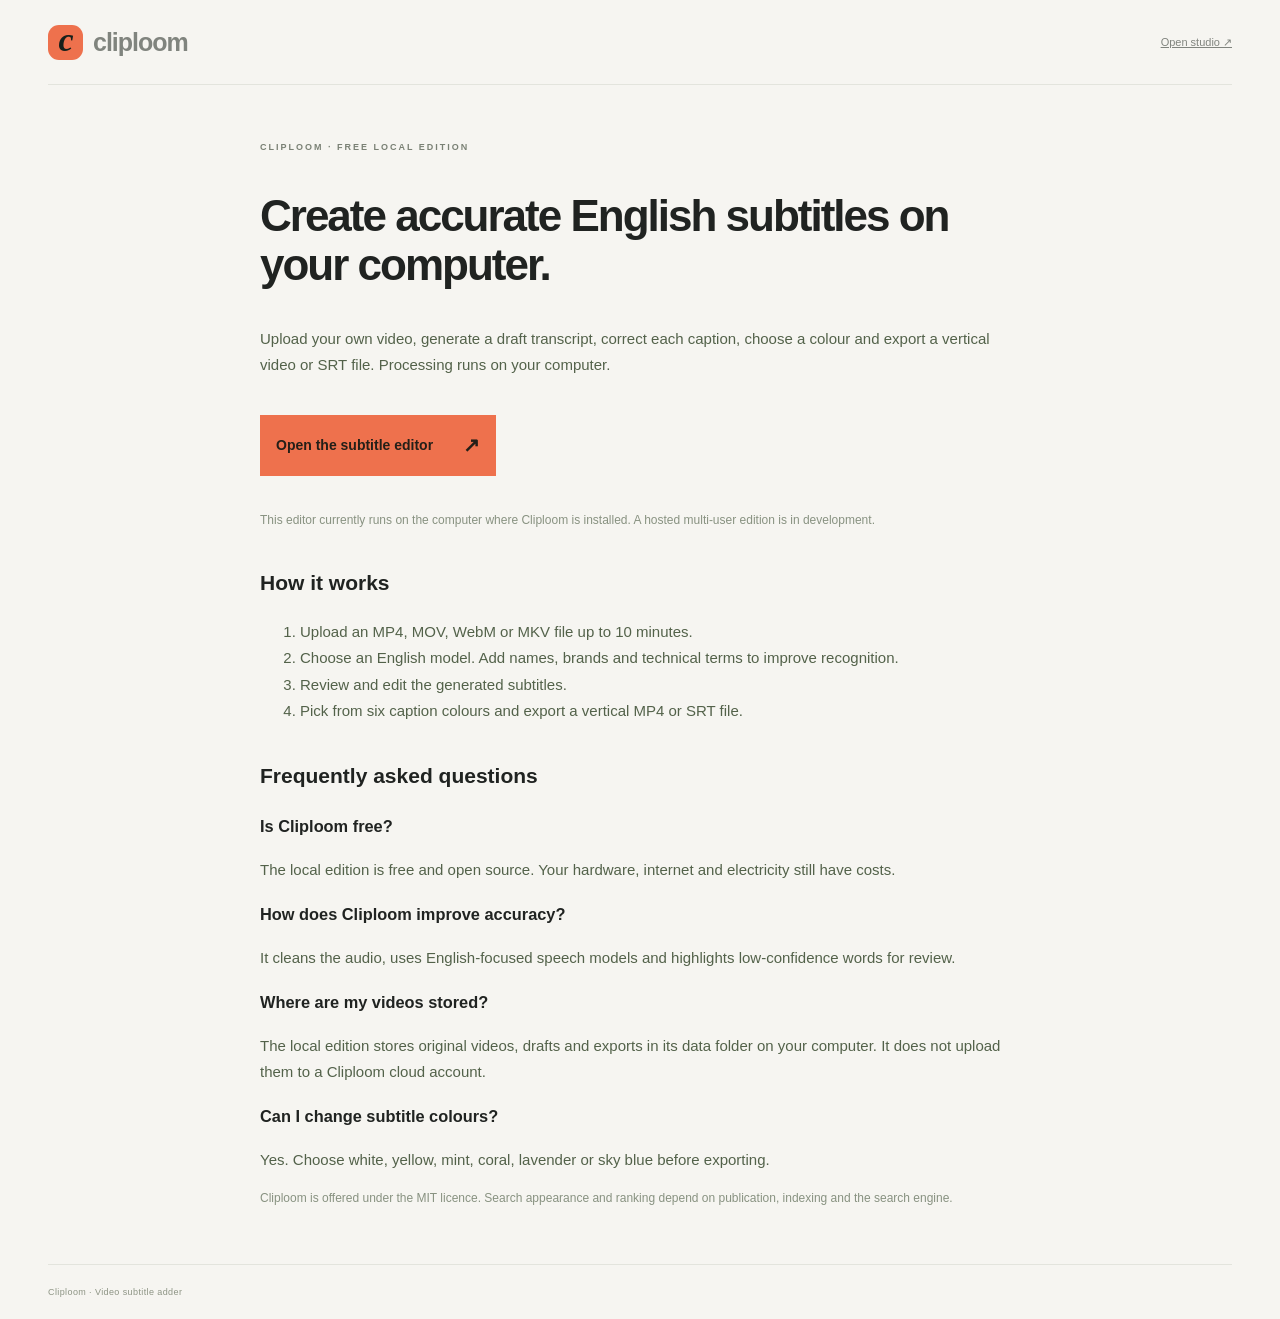
<file: static/subtitle-adder.html>
<!doctype html>
<html lang="en">
<head>
<meta charset="utf-8">
<meta name="viewport" content="width=device-width,initial-scale=1">
<title>Free English Video Subtitle Editor | Cliploom</title>
<meta name="description" content="Generate and edit English subtitles locally. Cliploom highlights uncertain words and exports vertical MP4 clips or downloadable SRT captions.">
<meta name="robots" content="index,follow">
<link rel="icon" href="/static/icon.svg">
<link rel="stylesheet" href="/static/style.css">
<style>article{max-width:760px;margin:55px auto;line-height:1.75}article h1{font-size:44px;line-height:1.1;letter-spacing:-2px}article h2{margin-top:34px}article p,article li{font-size:15px;color:#53624a}article .primary{display:inline-flex;text-decoration:none;gap:30px;margin:22px 0}article .note{font-size:12px;color:#889281}</style>
</head>
<body>
<main style="margin-left:0">
<header>
<a class="brand" href="/">
<span class="brand-icon">c</span>cliploom</a>
<a href="/">Open studio ↗</a>
</header>
<article>
<div class="eyebrow">CLIPLOOM · FREE LOCAL EDITION</div>
<h1>Create accurate English subtitles on your computer.</h1>
<p>Upload your own video, generate a draft transcript, correct each caption, choose a colour and export a vertical video or SRT file. Processing runs on your computer.</p>
<a class="primary" href="/">Open the subtitle editor <span>↗</span>
</a>
<p class="note">This editor currently runs on the computer where Cliploom is installed. A hosted multi-user edition is in development.</p>
<h2>How it works</h2>
<ol>
<li>Upload an MP4, MOV, WebM or MKV file up to 10 minutes.</li>
<li>Choose an English model. Add names, brands and technical terms to improve recognition.</li>
<li>Review and edit the generated subtitles.</li>
<li>Pick from six caption colours and export a vertical MP4 or SRT file.</li>
</ol>
<h2>Frequently asked questions</h2>
<h3>Is Cliploom free?</h3>
<p>The local edition is free and open source. Your hardware, internet and electricity still have costs.</p>
<h3>How does Cliploom improve accuracy?</h3>
<p>It cleans the audio, uses English-focused speech models and highlights low-confidence words for review.</p>
<h3>Where are my videos stored?</h3>
<p>The local edition stores original videos, drafts and exports in its data folder on your computer. It does not upload them to a Cliploom cloud account.</p>
<h3>Can I change subtitle colours?</h3>
<p>Yes. Choose white, yellow, mint, coral, lavender or sky blue before exporting.</p>
<p class="note">Cliploom is offered under the MIT licence. Search appearance and ranking depend on publication, indexing and the search engine.</p>
</article>
<footer>Cliploom · Video subtitle adder</footer>
</main>
</body>
</html>
</file>
<file: static/style.css>
:root{--bg:#f6f5f1;--ink:#202321;--muted:#80847e;--line:#e3e4dd;--orange:#ee714d;--dark:#171b19;--paper:#fff;--green:#496a4b}
*{box-sizing:border-box}
body{margin:0;background:var(--bg);color:var(--ink);font:14px 'Segoe UI',Arial,sans-serif}
button,input,select,textarea{font:inherit}
button,a,input,select,textarea{outline-offset:4px}
button{cursor:pointer}
button:disabled{opacity:.5;cursor:not-allowed}
button{border:0}
a{color:inherit}
button,input,select,textarea{border-radius:8px}
input,select,textarea{border:1px solid var(--line);padding:11px 12px;background:white;color:var(--ink)}
input:focus,select:focus,textarea:focus{outline:2px solid #ee714d77}
label{font-size:12px;font-weight:600}
select,input:not([type=checkbox]),textarea{width:100%;margin-top:7px}
.sidebar{width:225px;background:var(--dark);color:#e9ece5;position:fixed;inset:0 auto 0 0;padding:36px 24px;display:flex;flex-direction:column}
.brand{font-size:25px;font-weight:700;letter-spacing:-1px;display:flex;align-items:center;gap:10px;text-decoration:none}
.brand-icon{background:var(--orange);font:italic 700 34px Georgia;color:#17201b;border-radius:11px;width:35px;height:35px;text-align:center;line-height:30px}
.brand-dot{font-size:10px;margin-left:-7px;align-self:flex-start}
.workspace-label{font-size:9px;letter-spacing:1.6px;color:#78857b;margin:54px 10px 17px}
nav{display:grid;gap:6px}
.nav-item{background:transparent;color:#a7b0a8;text-align:left;padding:14px 12px;display:flex;align-items:center;gap:12px;font-size:13px}
.nav-item span{font-size:21px;width:22px}
.nav-item small{margin-left:auto;font-size:10px;color:#7f8b80}
.nav-item.active{background:#2c352e;color:#f4f6f0}
.sidebar-foot{margin-top:auto}
.local-badge{font-size:9px;letter-spacing:1.5px;color:#c9d6c7}
.local-badge i,.private i{display:inline-block;width:6px;height:6px;background:#8aa879;border-radius:100%;margin-right:7px}
.sidebar-foot p{font-size:11px;line-height:1.8;color:#8c978e;margin:13px 0 26px}
.profile{border-top:1px solid #333a34;padding-top:22px;display:flex;gap:10px;align-items:center;font-size:12px}
.profile>span{background:#555f50;border-radius:50%;width:32px;height:32px;display:grid;place-items:center}
.profile small{display:block;color:#8c978e;font-size:10px;margin-top:3px}
main{margin-left:225px;padding:0 48px;max-width:1700px}
header{height:85px;border-bottom:1px solid var(--line);display:flex;justify-content:space-between;align-items:center;font-size:11px;color:var(--muted)}
.breadcrumb span{margin:0 16px;color:#bec1b9}
.breadcrumb b{color:var(--ink);font-weight:500}
.private{font-size:10px}
.view{padding-top:38px}
[hidden]{display:none!important}
.page-heading{position:relative;margin-bottom:32px}
.eyebrow{font-size:9px;letter-spacing:2px;font-weight:700;color:#7a8175}
.page-heading h1{font-size:48px;letter-spacing:-2.1px;line-height:1.08;font-weight:500;margin:15px 0 14px}
.page-heading h1>span{color:var(--orange)}
.page-heading p{font-size:13px;color:var(--muted)}
.edition{position:absolute;right:0;top:22px;font-size:9px;letter-spacing:1.7px;color:#90958b;writing-mode:vertical-rl}
.create-grid{display:grid;grid-template-columns:1.35fr 1fr;gap:24px}
.upload-card{background:white;border:1px solid var(--line);border-radius:14px;padding:24px}
.card-top{display:flex;align-items:center;gap:10px;font-size:9px;letter-spacing:1.3px;font-weight:600}
.step{width:25px;height:25px;border:1px solid var(--line);border-radius:50%;display:grid;place-items:center;color:#808679;font-size:10px}
.tag{margin-left:auto;border:1px solid var(--line);border-radius:30px;padding:5px 9px;letter-spacing:0;font-size:9px;font-weight:400;color:#81857a}
.dropzone{margin:22px 0;min-height:180px;border:1px dashed #cdd2c5;background:#fbfcf8;border-radius:8px;display:flex;align-items:center;justify-content:center;flex-direction:column;cursor:pointer;gap:8px}
.dropzone.drag{background:#f6e6dd;border-color:var(--orange)}
.dropzone input{position:absolute;width:1px;height:1px;opacity:0}
.dropzone:focus-within{outline:2px solid var(--orange)}
.upload-symbol{font-size:28px;background:#edf0e7;border-radius:12px;width:45px;height:45px;display:grid;place-items:center;margin-bottom:5px}
.dropzone strong{font-size:14px;max-width:90%;overflow:hidden;text-overflow:ellipsis;white-space:nowrap}
.dropzone>span:not(.upload-symbol){font-weight:400;font-size:11px;color:#91978a}
.dropzone u{color:#4f6a48;text-underline-offset:3px}
.dropzone small{font-size:8px;letter-spacing:1px;color:#9ca192;margin-top:7px}
.upload-options,.two-cols{display:grid;grid-template-columns:1fr 1fr;gap:14px}
.upload-options label{font-size:10px;color:#70776c}
.upload-options select{font-size:12px;padding:10px}
.fineprint{font-size:10px;line-height:1.7;color:#8b9185}
.primary{background:var(--orange);padding:13px 16px;color:#241f18;text-align:left;font-weight:600;display:flex;justify-content:space-between;align-items:center}
.primary span{font-size:20px}
.primary:hover:not(:disabled){background:#e9613c}
.wide{width:100%}
.secondary{border:1px solid #d6dacf;background:#fafbf7;color:#3d4c38;padding:10px 15px;font-size:12px}
.secondary:hover:not(:disabled){background:#edf1e8}
.inspiration{border-radius:14px;background:#dfe6d8;padding:24px 26px 20px;position:relative;overflow:hidden}
.inspiration-top{display:flex;justify-content:space-between;align-items:center;font-size:10px;letter-spacing:1.7px;line-height:1.6;color:#53624a;font-weight:600}
.spark{font-size:32px}
.art-frame{position:relative;height:270px;width:172px;margin:8px auto 15px;border-radius:90px 90px 10px 10px;background:#e8a77c;overflow:hidden;transform:rotate(-7deg);box-shadow:14px 16px 0 #bcc9af}
.art-sun{position:absolute;background:#f8e6b5;width:82px;height:82px;border-radius:50%;top:36px;left:45px}
.art-hill{position:absolute;width:280px;height:230px;border-radius:50%;bottom:-110px;left:-130px;transform:rotate(-25deg);background:#738467}
.art-hill.two{background:#3e5c45;left:0;bottom:-120px;transform:rotate(25deg)}
.art-caption{position:absolute;top:137px;width:100%;text-align:center;color:#fff7dd;font-size:17px;letter-spacing:-.5px;font-weight:600;line-height:1.3;text-shadow:0 1px 5px #3e5c4555}
.art-caption em{font-family:Georgia;font-weight:400}
.art-timeline{display:flex;align-items:center;justify-content:center;gap:3px;position:absolute;bottom:40px;left:20px;right:20px}
.art-timeline i{width:3px;height:13px;background:#d0debf;border-radius:2px}
.art-timeline i:nth-child(3n){height:22px}
.art-timeline i:nth-child(2n){height:8px}
.art-label{position:absolute;bottom:16px;width:100%;text-align:center;font-size:6px;letter-spacing:1.5px;color:#d4dec7}
.demo-link{display:flex;justify-content:space-between;align-items:center;margin-top:20px}
.demo-link strong{font-size:12px;font-weight:600}
.demo-link small{display:block;font-size:10px;color:#76836b;margin-top:6px}
.demo-link button{width:35px;height:35px;background:#f1f4eb;border-radius:50%;font-size:21px;color:#55694c}
.section-heading{display:flex;justify-content:space-between;align-items:center;margin:35px 0 18px}
.section-heading h2{font-size:17px;font-weight:500;margin:0}
.section-heading h2 span{font-size:11px;margin-left:8px;border:1px solid #d9ddd2;border-radius:20px;padding:2px 6px;color:#858f7c}
.section-heading>span{color:#8d9386;font-size:10px}
.empty{border:1px dashed #d6dacf;border-radius:10px;padding:26px;display:flex;gap:20px;align-items:center;color:#7e8876}
.empty>span{font-size:32px}
.empty strong{font-size:12px;font-weight:500;color:#6a7662}
.empty p{font-size:11px;margin-bottom:0}
.project-grid{display:grid;grid-template-columns:repeat(3,1fr);gap:18px}
.project-card{border:1px solid var(--line);background:white;border-radius:12px;overflow:hidden;text-align:left;padding:0;color:var(--ink)}
.project-card .thumb{aspect-ratio:16/9;background:#dce3d5;position:relative;display:grid;place-items:center;overflow:hidden}
.thumb img{width:100%;height:100%;object-fit:cover}
.thumb .placeholder{font-size:32px;color:#829173}
.thumb .duration{position:absolute;right:10px;bottom:10px;background:#202820bb;color:white;font-size:10px;border-radius:4px;padding:3px 6px}
.project-info{padding:15px}
.project-info strong{font-size:12px;font-weight:600;display:block;overflow:hidden;text-overflow:ellipsis;white-space:nowrap}
.project-info small{display:block;margin-top:8px;font-size:10px;color:#8b9482}
.project-card:hover{border-color:#9eaf8e}
.project-card video{width:100%;background:#161a17;max-height:300px}
.download-actions{display:flex;gap:10px;padding:0 15px 15px;font-size:11px}
.download-actions a{text-decoration:none;background:#edf1e7;padding:8px;border-radius:5px}
.text-button{background:none;padding:0;color:#738067;font-size:11px;margin-bottom:24px}
.editor-title{display:flex;justify-content:space-between;align-items:center;gap:15px;margin-bottom:24px}
.editor-title h1{font-size:27px;font-weight:500;letter-spacing:-1px;word-break:break-word}
.pill{font-size:9px;letter-spacing:1px;padding:7px 10px;border:1px solid #d3dacb;border-radius:20px;white-space:nowrap}
.editor-grid{display:grid;grid-template-columns:1.1fr 1fr;gap:24px}
.preview-panel,.edit-panel{background:white;border:1px solid var(--line);border-radius:12px;overflow:hidden}
.video-wrap{position:relative;background:#111713;min-height:220px;display:grid;place-items:center}
.video-wrap video{width:100%;max-height:400px}
.preview-note{padding:10px 18px;font-size:9px;color:#8a9481;border-bottom:1px solid var(--line)}
#caption-overlay{position:absolute;bottom:55px;left:15%;right:15%;text-align:center;color:#ffda58;text-shadow:1px 1px 3px black;font-size:18px;font-weight:700;pointer-events:none;white-space:pre-line}
.range-controls{padding:20px;display:flex;align-items:end;gap:9px}
.range-controls label{flex:1;min-width:0;font-size:10px}
.range-controls>span{padding-bottom:12px}
.range-controls input{padding:10px}
.range-controls button{height:39px;font-size:10px}
.export-options{padding:0 20px 20px;display:grid;gap:15px}
.check-label{display:flex;align-items:center;gap:8px;font-size:12px}
.check-label input{accent-color:var(--orange)}
.tabbar{display:flex;border-bottom:1px solid var(--line);padding:0 20px}
.tabbar button{border-radius:0;background:none;padding:20px 15px;color:#818d75;font-size:12px;border-bottom:2px solid transparent}
.tabbar .selected{border-color:var(--orange);color:#25311f}
.panel-intro{font-size:11px;line-height:1.7;color:#858e7d;margin:20px}
#clip-list{padding:0 20px}
.clip-choice{background:#f6f8f2;border:1px solid #e3e8dc;padding:15px;margin-bottom:12px;text-align:left;width:100%}
.clip-choice small{color:#7f8e70;font-size:10px}
.clip-choice strong{display:block;line-height:1.5;font-size:13px;margin-top:7px;font-weight:500}
.clip-choice:hover{border-color:#7e956d}
.ai-box{margin:24px 20px;padding:20px;background:#f6f2eb;border-radius:9px}
.ai-box>strong{display:block;margin-top:12px;font-family:Georgia;font-size:20px;font-weight:400}
.ai-box p{font-size:11px;line-height:1.7;color:#948773}
.ai-box select{margin-bottom:10px;font-size:11px}
.ai-box small{display:block;margin-top:10px;font-size:10px;color:#948773}
.job-panel{display:flex;gap:18px;align-items:center;background:#edf0e6;border:1px solid #d6deca;padding:18px;border-radius:9px;margin-bottom:20px}
.job-panel>div{flex:1}
.job-panel strong{font-size:12px}
.job-panel p{font-size:11px;white-space:pre-wrap;word-break:break-word}
.spinner{width:20px;height:20px;border:2px solid #bdc9b0;border-top-color:#4c633b;border-radius:50%;animation:spin 1s linear infinite}
progress{width:100%;height:5px;accent-color:var(--orange);display:block;margin:12px 0}
.upload-progress span{font-size:11px}
.caption-row{padding:10px 20px;border-bottom:1px solid #edf0e8}
.caption-row button{background:none;color:#869878;font-size:10px;padding:0}
.caption-row textarea{font-size:12px;resize:vertical;min-height:60px;line-height:1.5}
.confidence-words{display:flex;flex-wrap:wrap;align-items:center;gap:5px;margin:8px 0 2px;font-size:12px;line-height:1.5}
.confidence-words span,.confidence-words button{padding:2px 4px;border-radius:4px}
.confidence-words .low-confidence{background:#fff0df;color:#9a3f18;border:1px solid #f0a078;font-weight:600}
.confidence-words .low-confidence:hover,.confidence-words .low-confidence:focus{background:#ffd7bd;outline:2px solid #ee714d77}
.caption-row.active{background:#fff3e5}
#caption-list{max-height:420px;overflow:auto}
#save-captions{margin:15px 20px;width:calc(100% - 40px)}
#caption-save-state{font-size:11px;color:#687b54;padding:0 20px}
.connection-grid{display:grid;grid-template-columns:1fr 1fr;gap:22px}
.connection-card{background:white;border:1px solid var(--line);border-radius:12px;padding:30px}
.connection-icon{font-size:32px;color:#657a54}
.connection-icon.orange{color:var(--orange)}
.connection-card h2{font-weight:500;font-size:22px}
.connection-card p{font-size:12px;line-height:1.9;color:#7b8573}
.code-label{font-size:9px;letter-spacing:1.5px;margin:24px 0 10px;color:#839178}
.connection-card code{display:block;background:#f0f3eb;padding:15px;border-radius:6px}
.chips{display:flex;gap:7px;flex-wrap:wrap;margin-top:20px}
.chips span{background:#edf1e6;font:10px monospace;padding:7px;border-radius:4px}
.feature-list{list-style:none;padding:0;font-size:12px;color:#68785d;line-height:2.5}
.feature-list li:before{content:'✓';margin-right:10px}
footer{display:flex;justify-content:space-between;align-items:center;border-top:1px solid var(--line);margin-top:45px;padding:22px 0;color:#8d9484;font-size:9px;letter-spacing:.4px}
footer b{color:var(--orange);font-size:14px;margin:0 8px}
#toast{position:fixed;bottom:25px;left:50%;transform:translateX(-50%);padding:15px 22px;background:#23321f;color:white;border-radius:10px;box-shadow:0 8px 35px #0003;z-index:99;font-size:12px;max-width:90%;white-space:pre-line}
@keyframes spin{to{transform:rotate(360deg)}
}
@media(min-width:1450px){main{padding:0 65px}
.create-grid{grid-template-columns:1.4fr 1fr}
.art-frame{height:280px}
}
@media(max-width:1100px){.sidebar{width:180px;padding:30px 18px}
.brand{font-size:22px}
main{margin-left:180px;padding:0 28px}
.create-grid{grid-template-columns:1.3fr 1fr;gap:16px}
.upload-card{padding:18px}
.inspiration{padding:20px}
.project-grid{grid-template-columns:repeat(2,1fr)}
.editor-grid{grid-template-columns:1fr}
.range-controls{max-width:600px}
.private{display:none}
}
@media(max-width:700px){.sidebar{position:static;width:100%;height:auto;padding:18px 20px;display:flex;flex-direction:row;align-items:center;justify-content:space-between}
.brand{font-size:22px}
.brand-icon{width:29px;height:29px;font-size:29px;line-height:25px}
.workspace-label,.sidebar-foot,.nav-item small{display:none}
nav{display:flex;gap:4px}
.nav-item{font-size:0;padding:8px}
.nav-item span{font-size:21px}
.nav-item[data-view=connect]{font-size:0}
main{margin-left:0;padding:0 20px}
header{height:55px}
.view{padding-top:27px}
.page-heading h1{font-size:40px}
.create-grid{grid-template-columns:1fr}
.inspiration{display:none}
.project-grid{grid-template-columns:1fr 1fr;gap:10px}
.project-info{padding:12px}
.project-info strong{font-size:11px}
.section-heading>span{display:none}
.connection-grid{grid-template-columns:1fr}
.editor-title h1{font-size:22px}
.range-controls{padding:15px}
.range-controls button{padding:8px}
.export-options{padding:0 15px 15px}
.job-panel{align-items:flex-start;gap:10px}
.job-panel .secondary{font-size:10px}
footer{font-size:8px}
.edition{display:none}
.editor-title{flex-wrap:wrap}
.empty{padding:20px}
.art-frame{margin:20px auto}
.download-actions{flex-wrap:wrap}
}
@media(prefers-reduced-motion:reduce){.spinner{animation:none}
}

.mobile-demo{display:none;margin-top:12px}
@media(max-width:700px){.mobile-demo{display:block}
}

.vocabulary-label{display:block;margin-top:13px;font-size:10px;color:#70776c}
.vocabulary-label input{font-size:12px;margin-top:7px}
</file>
